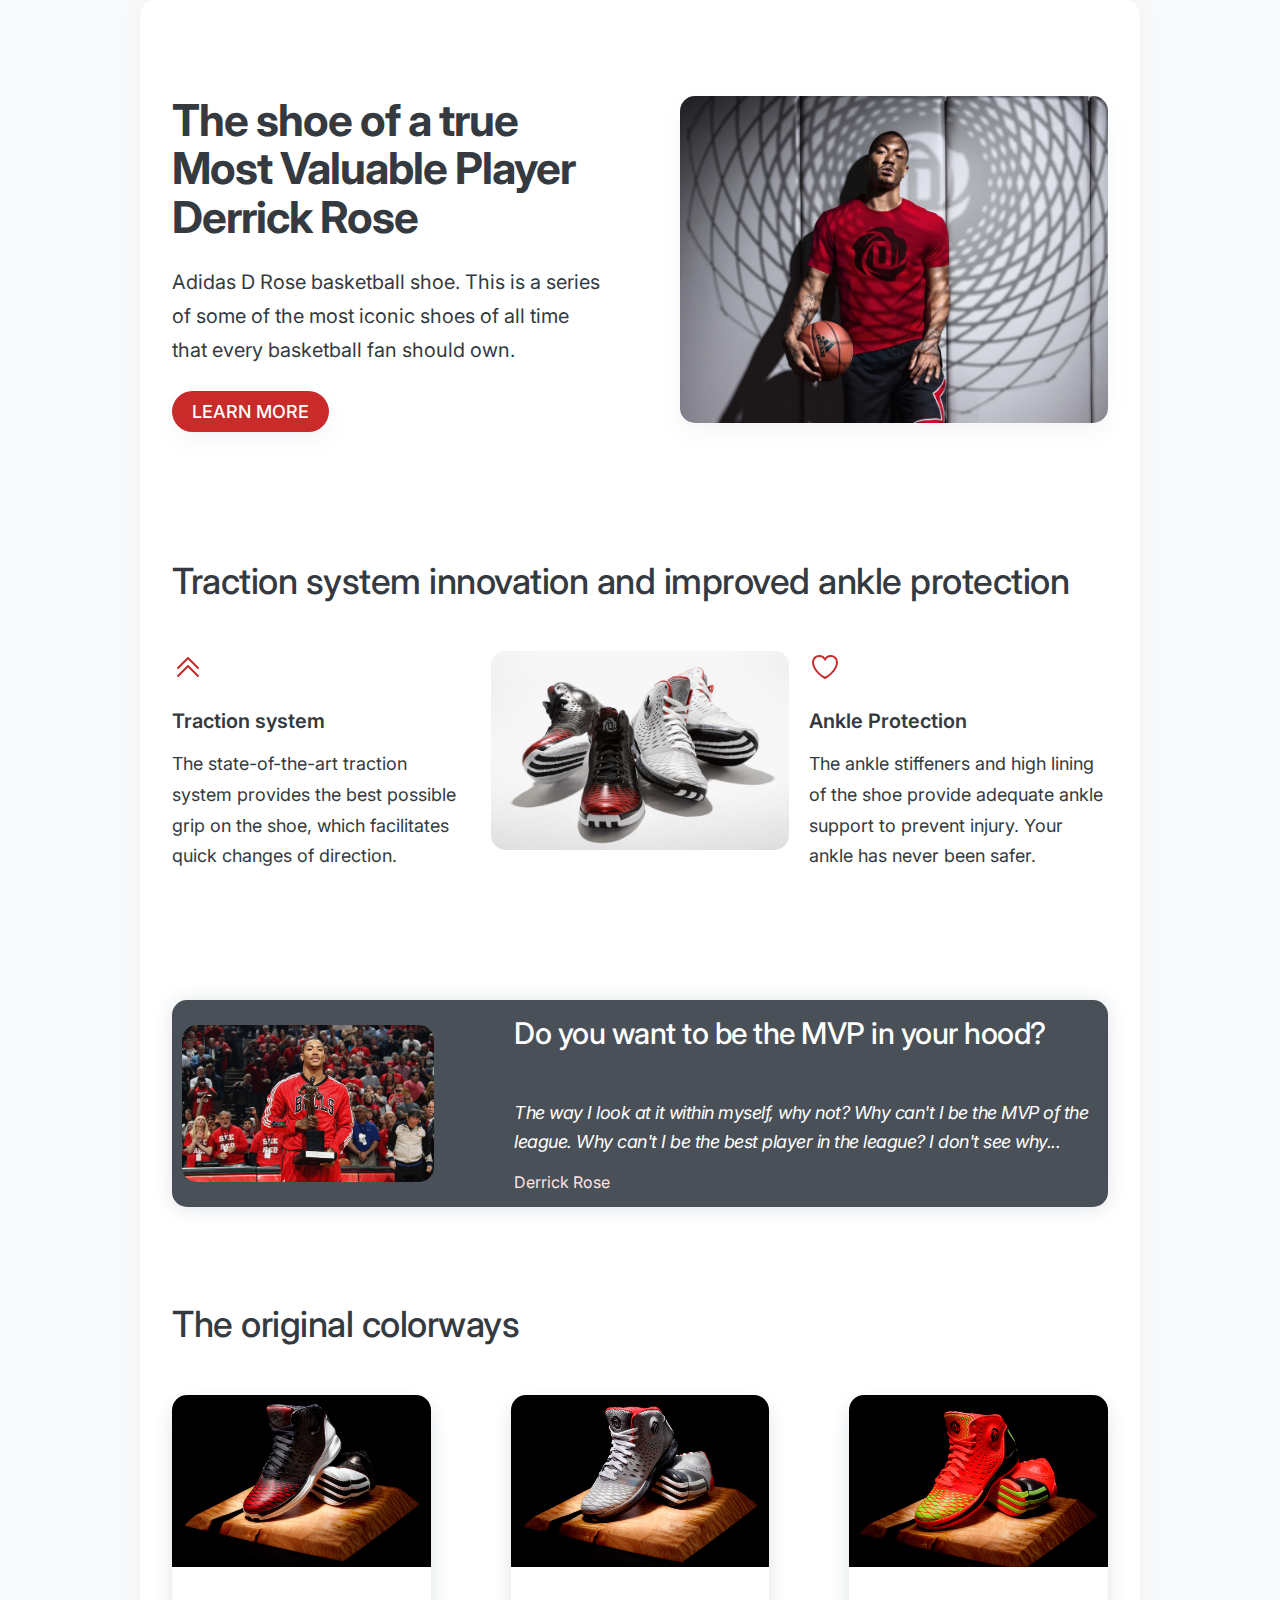
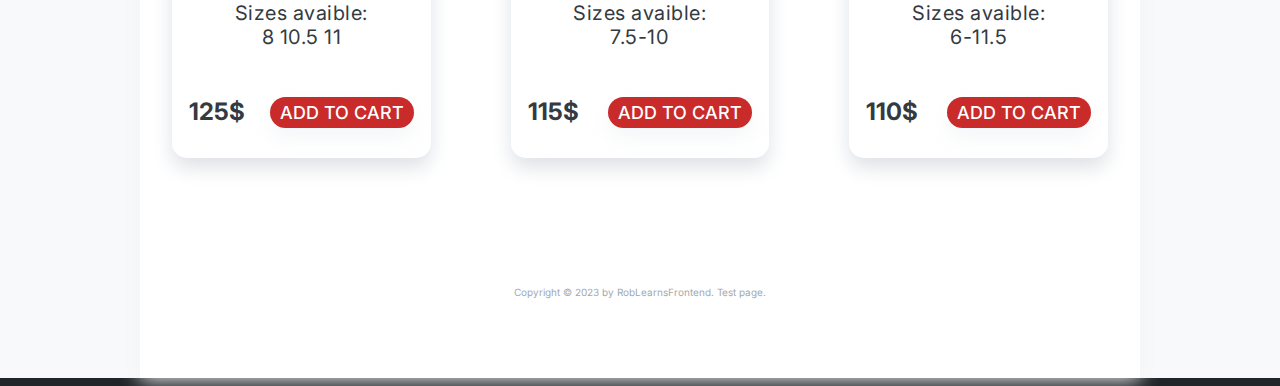
<file: index.html>
<!DOCTYPE html>
<html lang="en">
  <head>
    <meta charset="UTF-8" />
    <meta http-equiv="X-UA-Compatible" content="IE=edge" />
    <meta name="viewport" content="width=device-width, initial-scale=1.0" />

    <link rel="preconnect" href="https://fonts.googleapis.com" />
    <link rel="preconnect" href="https://fonts.gstatic.com" crossorigin />
    <link
      href="https://fonts.googleapis.com/css2?family=Inter:wght@400;500;700&display=swap"
      rel="stylesheet"
    />

    <link href="drose.css" rel="stylesheet" />
    <link href="guerries.css" rel="stylesheet" />
    <title>Adidas D Rose</title>
  </head>
  <body>
    <div class="container">
      <header>
        <div class="header-text-box">
          <h1>The shoe of a true Most Valuable Player Derrick Rose</h1>
          <p class="header-text">
            Adidas D Rose basketball shoe. This is a series of some of the most
            iconic shoes of all time that every basketball fan should own.
          </p>
          <a class="btn btn--big" href="#">Learn more</a>
        </div>
        <img class="header-img" src="drose1.jpg" alt="D Rose kv" />
      </header>

      <section class="shoe-new">
        <h2>Traction system innovation and improved ankle protection</h2>
        <div class="systems-2-cols">
          <div>
            <svg xmlns="http://www.w3.org/2000/svg" fill="none" viewBox="0 0 24 24" stroke-width="1.5" stroke="currentColor" class="shoe-icon">
              <path stroke-linecap="round" stroke-linejoin="round" d="M4.5 12.75l7.5-7.5 7.5 7.5m-15 6l7.5-7.5 7.5 7.5" />
            </svg>
            
            <p class="system-title">Traction system</p>
            <p class="system-text">The state-of-the-art traction system provides the best possible grip on the shoe, which facilitates quick changes of direction.</p>
            </p>
          </div>

          <div class="img-section1">
            <img src="drose2.jpg" alt="drose shoes"/>
          </div>

          <div>
            <svg xmlns="http://www.w3.org/2000/svg" fill="none" viewBox="0 0 24 24" stroke-width="1.5" stroke="currentColor" class="shoe-icon">
              <path stroke-linecap="round" stroke-linejoin="round" d="M21 8.25c0-2.485-2.099-4.5-4.688-4.5-1.935 0-3.597 1.126-4.312 2.733-.715-1.607-2.377-2.733-4.313-2.733C5.1 3.75 3 5.765 3 8.25c0 7.22 9 12 9 12s9-4.78 9-12z" />
            </svg>
            
            <p class="system-title">Ankle Protection</p>
            <p class="system-text">The ankle stiffeners and high lining of the shoe provide adequate ankle support to prevent injury. Your ankle has never been safer.</p>
          </div>
        </div>
      </section>

      <section class="quotes-section">
        <div class="quotesection-3-cols">
          <img src="drose3.jpg" alt="MVP Photo" class="img-mvp"/>
          <div class="quote-box">

            <h2 class="quote-title">Do you want to be the MVP in your hood?</h2>
            <p class="quote-text">The way I look at it within myself, why not? Why can't I be the MVP of the league. Why can't I be the best player in the league? I don't see why...</p>
            <p class="quote-author">Derrick Rose</p>
          </div>
        </div>
      </section>

      <section>
        <h2>The original colorways</h2>
        <div class="shoes-cw">
          <div class="shoebox">
            <img src="drose4.jpg" alt="shoe model"/>
            <p class="size"> Sizes avaible:</p>
            <p class="size">8 10.5  11</p>
            <div class="price">
              <strong>125$</strong>
              <a href="#" class="btn btn--small">Add to cart</a>
            </div>
          </div>
          <div class="shoebox">
            <img src="drose5.jpg" alt="shoe model"/>
           <p class="size"> Sizes avaible:</p>
           <p class="size">7.5-10</p>
            <div class="price">
              <strong>115$</strong>
              <a href="#" class="btn btn--small">Add to cart</a>
            </div>
          </div>
          <div class="shoebox shoebox-3">
            <img src="drose6.jpg" alt="shoe model"/>
            <p class="size"> Sizes avaible:</p>
            <p class="size">6-11.5</p>
            <div class="price">
              <strong>110$</strong>
              <a href="#" class="btn btn--small">Add to cart</a>
            </div>
          </div>
        </div>
      </section>

      <footer>Copyright &copy; 2023 by RobLearnsFrontend. Test page.</footer>
    </div>
  </body>
</html>
</file>
<file: drose.css>
* {
  padding: 0;
  margin: 0;
  box-sizing: border-box;
}

html {
  font-size: 62.5%;
}

body {
  font-family: "Inter", sans-serif;
  color: #343a40;
  border-bottom: 8px solid #212529;
  background-color: #f8f9fa;
}

.container {
  max-width: 100rem;
  margin: 0 auto;
  background-color: #fff;
  padding: 3.2rem;
  border-radius: 15px;
  box-shadow: 0 2px 20px 0 #f1f3f5;
  border-bottom-left-radius: 0;
  border-bottom-right-radius: 0;
}

/*header*/

header {
  display: grid;
  grid-template-columns: repeat(2, 1fr);
  gap: 8rem;
  margin-top: 6.4rem;
  border-radius: 15px;
  margin-bottom: 12.8rem;
}

h1 {
  font-size: 4.4rem;
  margin-bottom: 2.4rem;
  line-height: 1.1;
  letter-spacing: -1px;
  font-weight: 700;
}

.header-text-box {
  align-self: center;
}

.header-text {
  font-size: 2rem;
  margin-bottom: 2.4rem;
  line-height: 1.7;
}

.btn--big {
  padding: 1rem 2rem;
  font-size: 1.8rem;
  box-shadow: 0 10px 20px 0 rgb(206, 212, 218, 0.2);
  transition: all 0.3s;
}

.header-img {
  transition: all 1s;
  box-shadow: 0 10px 20px 0 rgb(206, 212, 218, 0.2);
}
.header-img:hover {
  transform: scale(1.05);
}

/*SECTION 1*/

h2 {
  font-size: 3.6rem;
  margin-bottom: 2.4rem;
  line-height: 1.2;
  letter-spacing: -0.5px;
  font-weight: 500;
  margin-bottom: 4.8rem;
}

.system-title {
  font-size: 2rem;
  font-weight: 600;
  margin-bottom: 1.6rem;
}

.system-text {
  font-size: 1.8rem;
  line-height: 1.7;
}

.systems-2-cols {
  display: grid;
  grid-template-columns: 1fr 1fr 1fr;
  gap: 2rem;
  margin-bottom: 12.8rem;
}

/*SECTION2*/

.quotes-section {
  background-color: #495057;
  padding: 1.5rem 1rem;
  border-radius: 15px;
  margin-bottom: 9.6rem;
  box-shadow: 0 1px 20px 0 #dee2e6;
  transition: all 0.3s;
}
.quotes-section:hover {
  background-color: #212529;
}

.quotesection-3-cols {
  display: grid;
  grid-template-columns: repeat(3, 1fr);
  column-gap: 8rem;
}

.img-mvp {
  opacity: 0.9;
  align-self: center;
}

.quote-box {
  grid-column: 2 / -1;
  align-self: center;
}

.quote-title {
  font-size: 3rem;
  color: #fff;
}

.quote-text {
  color: #fff;
  font-size: 1.8rem;
  margin-bottom: 1.6rem;
  font-style: italic;
  font-weight: 400;
  line-height: 1.6;
  letter-spacing: -0.5px;
}

.quote-author {
  color: #ffe3e3;
  font-size: 1.6rem;
}

/*SECTION 3*/

.shoes-cw {
  display: grid;
  grid-template-columns: repeat(3, 1fr);
  column-gap: 8rem;
  margin-bottom: 12.8rem;
}

.shoebox {
  box-shadow: 0 10px 20px 0 #dee2e6;
  border-radius: 15px;
  padding-bottom: 3rem;
  transition: all 0.3s;
}
.shoebox:hover {
  transform: translateY(-1.2rem);
}

.shoes-cw img {
  border-bottom-left-radius: 0;
  border-bottom-right-radius: 0;
  margin-bottom: 3.2rem;
}

.price {
  display: flex;
  justify-content: space-between;
  align-content: end;
  font-size: 2.4rem;
  font-weight: 500;
  padding: 0 1.2rem;
  margin-top: 4.8rem;
  margin-left: 0.5rem;
  margin-right: 0.5rem;
}

.btn--small {
  font-size: 1.8rem;
  align-self: center;
  padding: 0.5rem 1rem;
}

.size {
  display: flex;
  justify-content: center;
  font-size: 2rem;
  letter-spacing: 0.5px;
}

/*FOOTER*/
footer {
  text-align: center;
  margin-bottom: 4.8rem;
  color: #495057;
  opacity: 0.5;
}
/*REST VISUALS*/
.btn:link,
.btn:visited {
  background-color: #c92a2a;
  color: #fff;
  text-decoration: none;
  text-transform: uppercase;
  font-weight: 500;
  display: inline-block;
  border-radius: 100px;
  box-shadow: 0 10px 20px 0 rgb(206, 212, 218, 0.2);
}

.btn:active,
.btn:hover {
  background-color: #e03131;
  box-shadow: 0 10px 20px 0 rgb(206, 212, 218, 0.5);
}

img {
  width: 100%;
  border-radius: 15px;
}

.shoe-icon {
  stroke: #c92a2a;
  width: 3.2rem;
  height: 3.2rem;
  margin-bottom: 2.4rem;
}
</file>
<file: guerries.css>
@media (max-width: 65em) {
  html {
    font-size: 55%;
  }
  header,
  .quotesection-3-cols,
  .shoes-cw {
    gap: 4.8rem;
  }
}

@media (max-width: 56em) {
  html {
    font-size: 50%;
  }
  .container {
    background-color: #ffffff00;
  }
  header {
    position: relative;
    grid-template-columns: 1fr;
    justify-items: center;
    padding: 2.4rem 0;
    border-radius: 20px;
  }
  header:after {
    content: "";
    position: absolute;
    left: 0;
    top: 0;
    width: 100%;
    height: 100%;
    background: linear-gradient(to bottom, #00000028, #00000073),
      url("https://wallpaper.dog/large/967369.jpg");
    background-size: cover;
    background-position: top;
    background-repeat: no-repeat;
    border-radius: 20px;
    z-index: -1;
  }
  .header-text-box {
    color: #fefefe;
    filter: drop-shadow(0 0 5px #000);
    width: 50%;
  }
  .header-img {
    display: none;
  }
  .systems-2-cols {
    grid-template-columns: repeat(2, 1fr);
  }
  .img-section1 {
    grid-row: 2;
    grid-column: 1/-1;
    width: 80%;
    justify-self: center;
  }
  .quotesection-3-cols {
    position: relative;
    grid-template-columns: 1fr;
    padding: 2.4rem;
    border-radius: 20px;
    overflow: hidden;
  }
  .quotes-section {
    background-color: #49505700;
    padding: 0;
  }
  .quotes-section:hover {
    background-color: #21252900;
  }
  .quotesection-3-cols:after {
    content: "";
    position: absolute;
    top: 0;
    left: 0;
    width: 100%;
    height: 100%;
    background: linear-gradient(to bottom, #00000028, #00000073),
      url("https://c4.wallpaperflare.com/wallpaper/295/606/513/derrick-rose-screensavers-and-backgrounds-wallpaper-preview.jpg");
    background-size: cover;
    background-position: top;
    border-radius: 20px;
    filter: blur(0.3rem);
    z-index: -1;
  }
  .quote-box {
    filter: drop-shadow(0 0 5px #000);
  }
  .shoes-cw {
    grid-template-columns: repeat(2, 1fr);
  }
  .shoebox-3 {
    grid-row: 2;
    grid-column: 1/-1;
    justify-self: center;
    width: 45%;
  }
}

@media (max-width: 40em) {
  .header-text-box {
    width: 80%;
  }
  .shoes-cw {
    grid-template-columns: 1fr;
    width: 60%;
    margin: 0 auto;
    margin-bottom: 9.6rem;
  }
  .shoebox-3 {
    width: 100%;
  }
}
</file>
